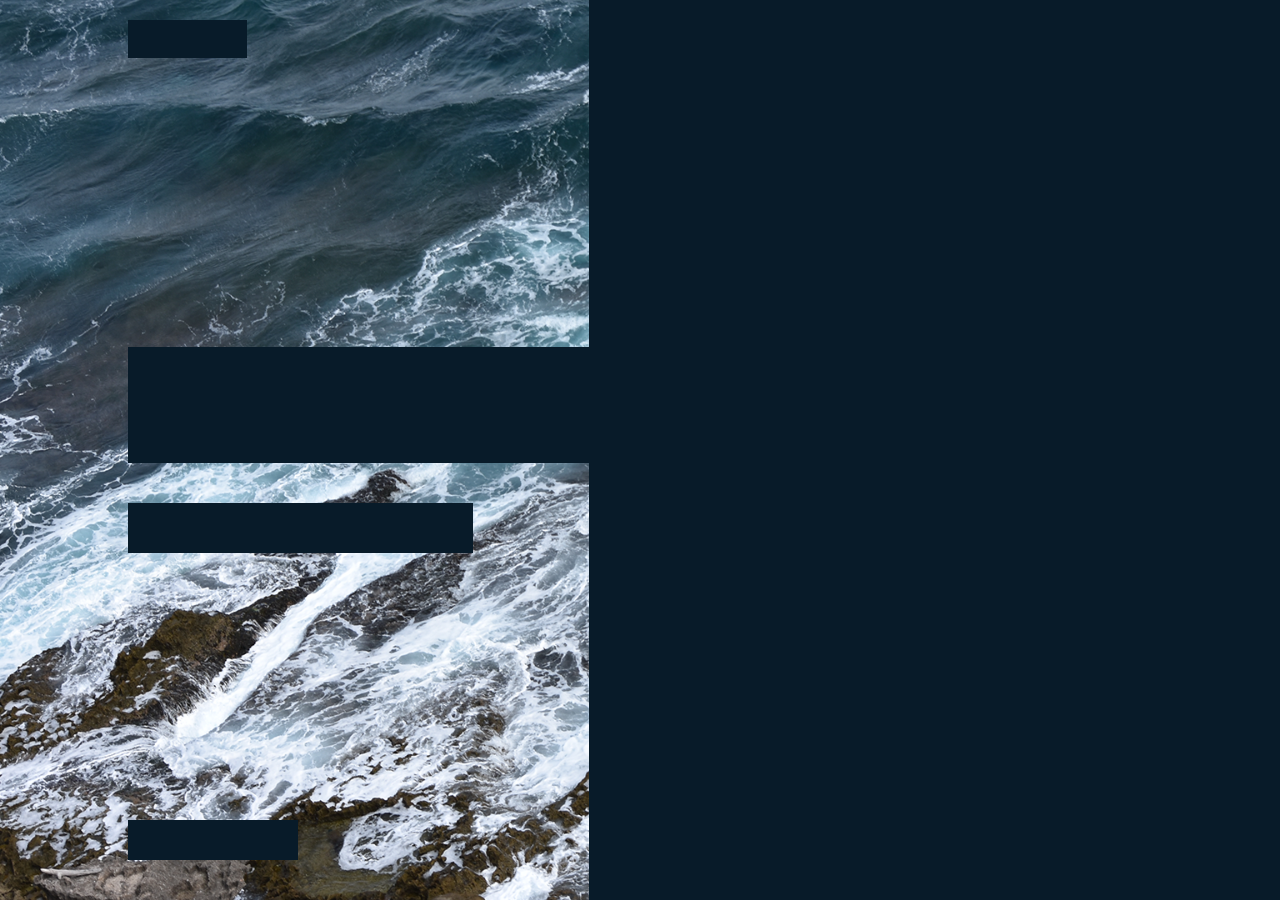
<file: index.html>
<!DOCTYPE html>
<html lang="en">
<head>
    <meta charset="UTF-8">
    <title>Wendi Ke Portfolio Website</title>
    <link rel="stylesheet" href="style.css">
    <link href='https://unpkg.com/boxicons@2.1.4/css/boxicons.min.css' rel='stylesheet'>
</head>
<body>
<!-- content and elements go here -->
    <header class="header">
        <a href="#" class="logo">Wend<font color="#458a9a">i</font> K<font color="#458a9a">e</font></a>

        <nav class="navbar">
            <a href="index.html" class="active">Home</a>
            <a href="about.html">About</a>
            <a href="portfolio.html">Portfolio</a>

        </nav>
    </header>

    <section class="home">
        <div class="home-content">
            <h1>Hi, I'm Wendi</h1>
            <h3>2nd year CS + STAT student @ UBC</h3>
            <p></p>
            <div class="btn-box">
                <a href="#">Hire Me</a>
                <a href="#">Let's Talk</a>
            </div>
        </div>

        <div class="home-sci">
            <a href="https://github.com/wend1k3"><i class='bx bxl-github'></i></a>
            <a href="http://linkedin.com/in/wend1k3"><i class='bx bxl-linkedin'></i></a>
            <a href="mailto:wke1225@student.ubc.ca"><i class='bx bxl-gmail'></i></a>
        </div>

        <span class="home-imgHover"></span>
    </section>
</body>
</html>
</file>
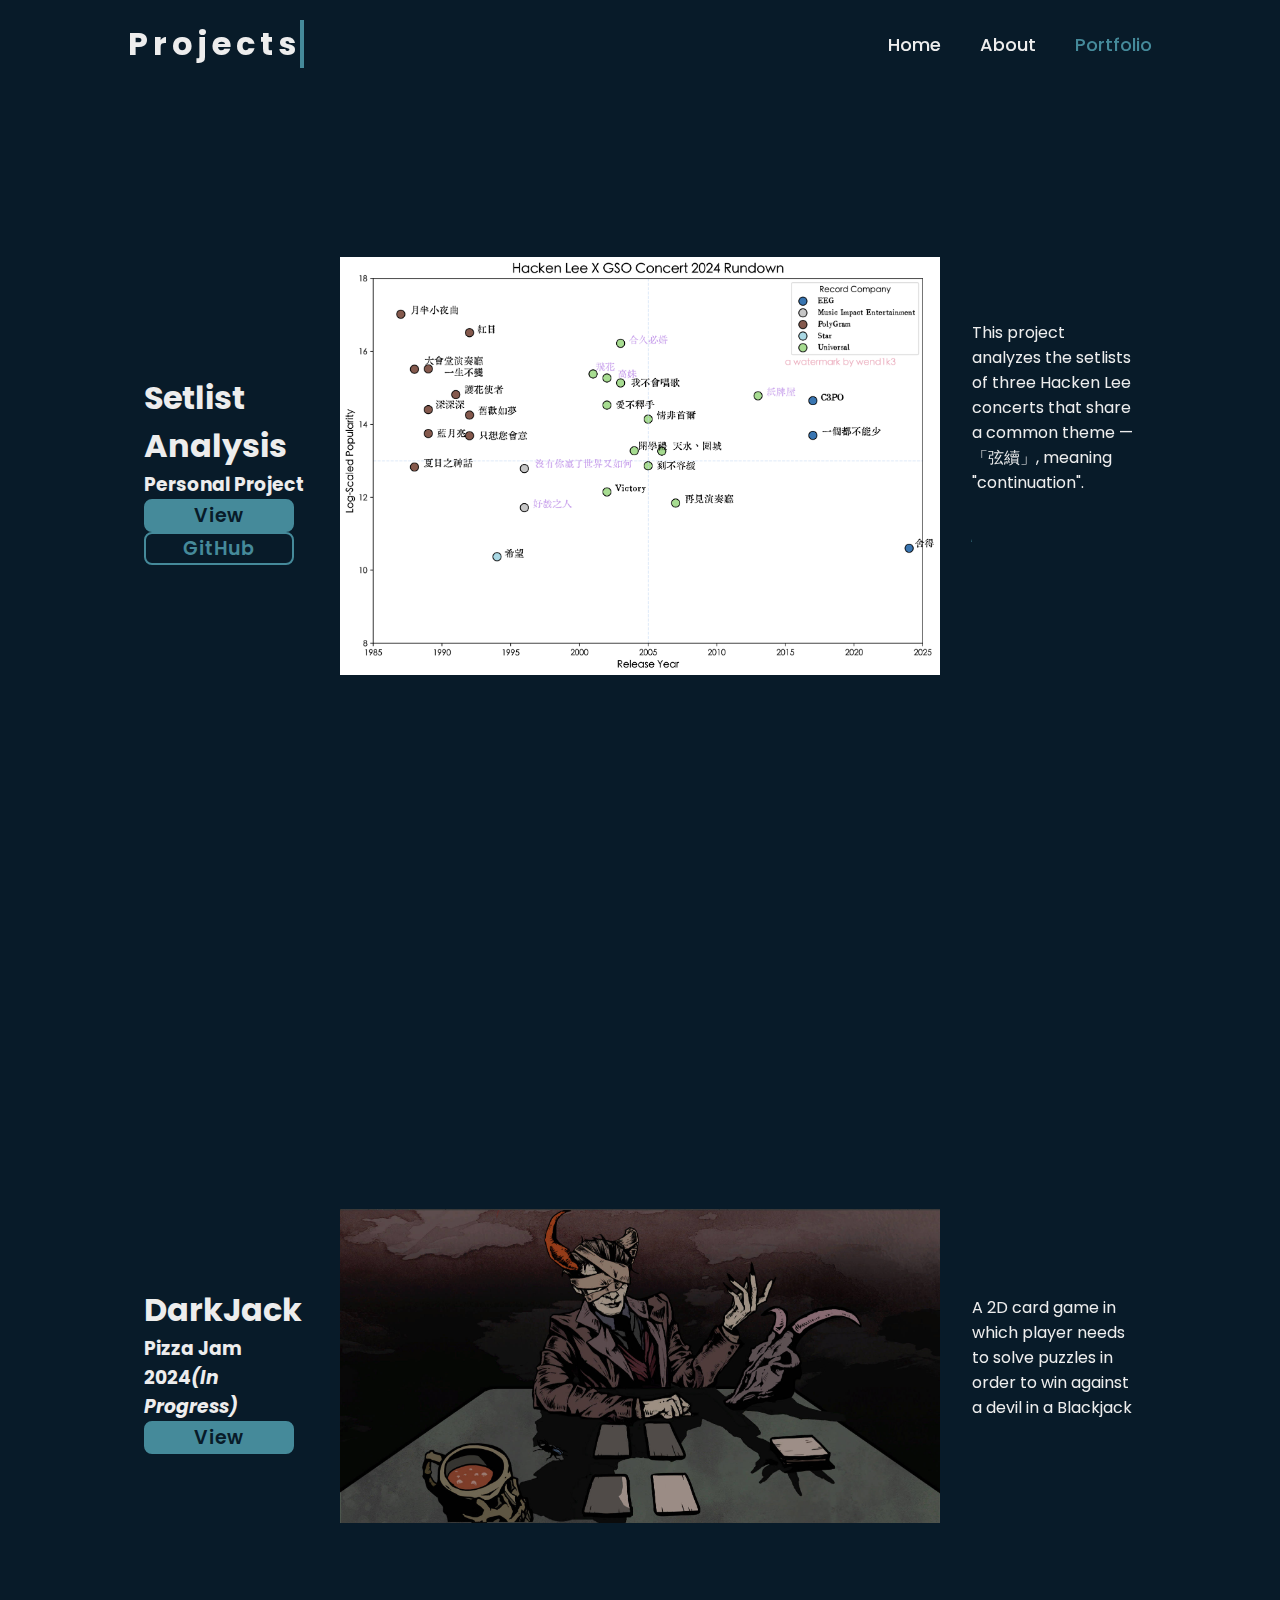
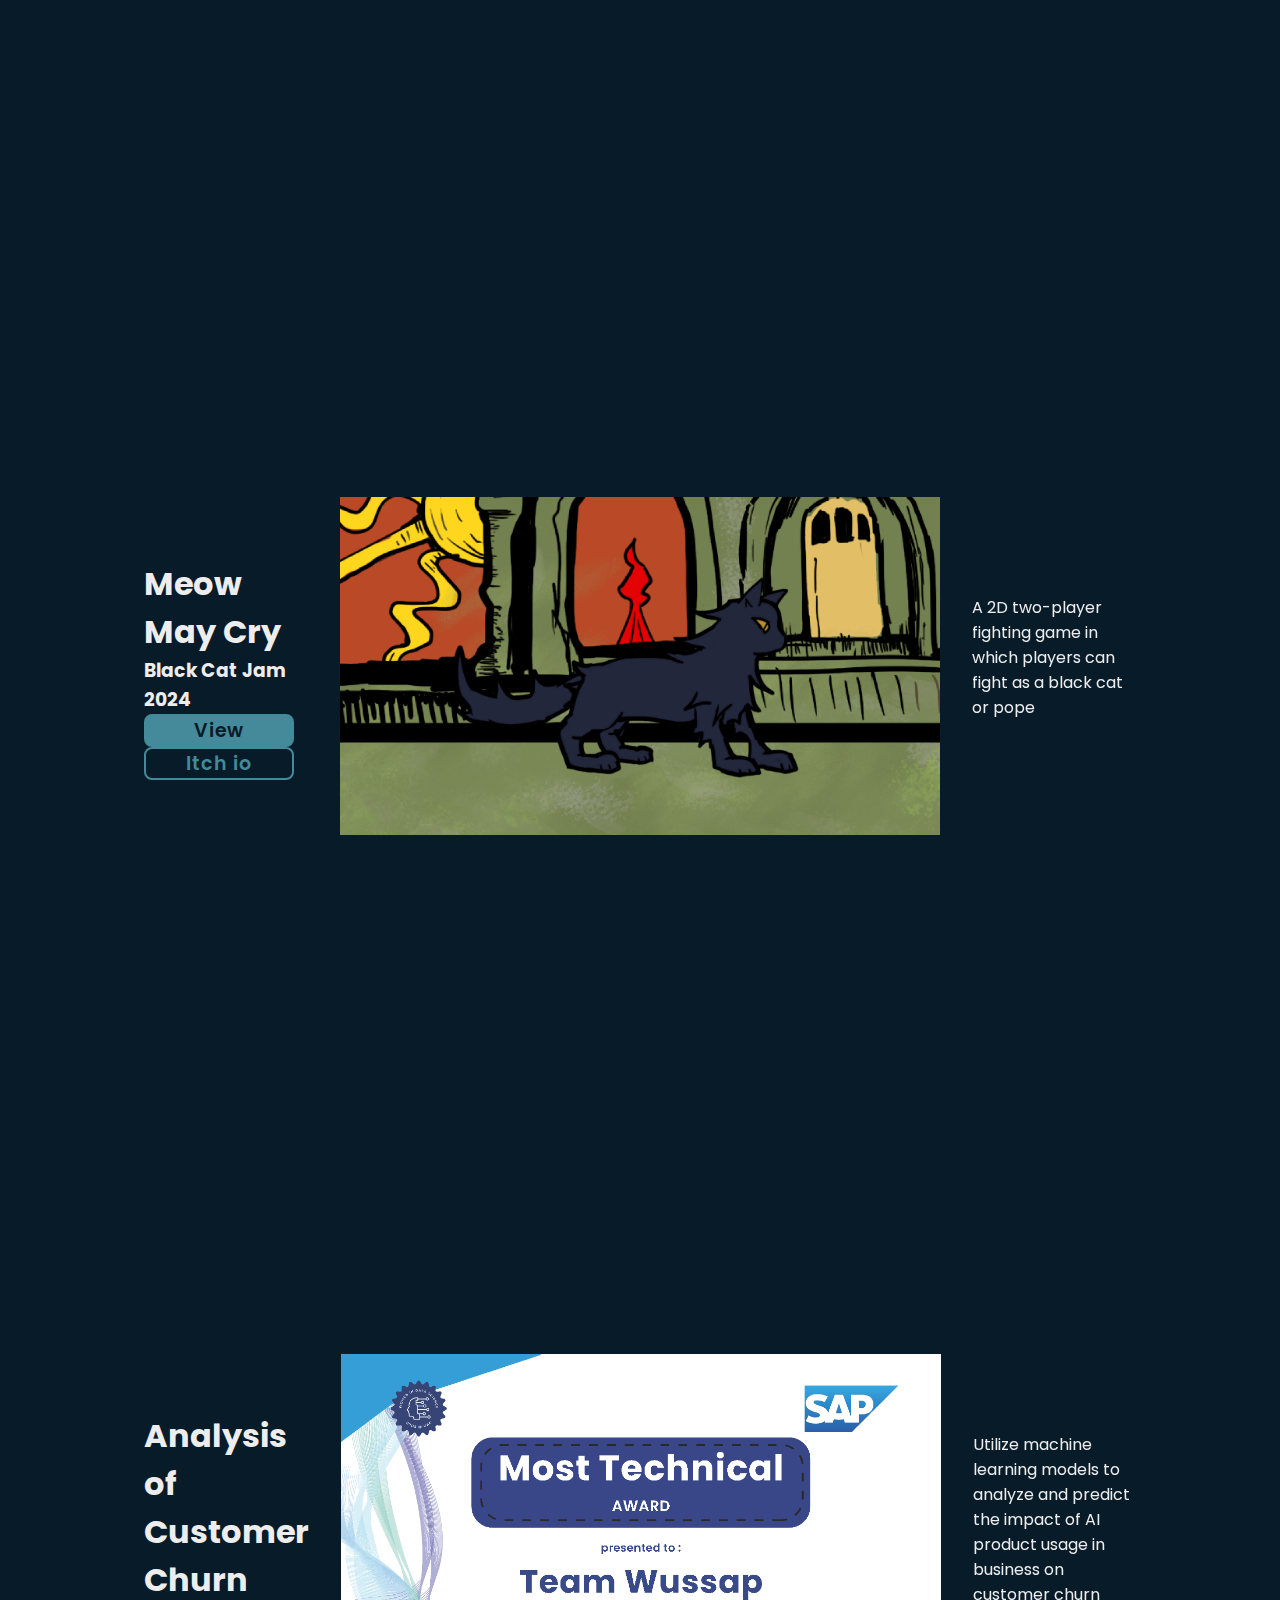
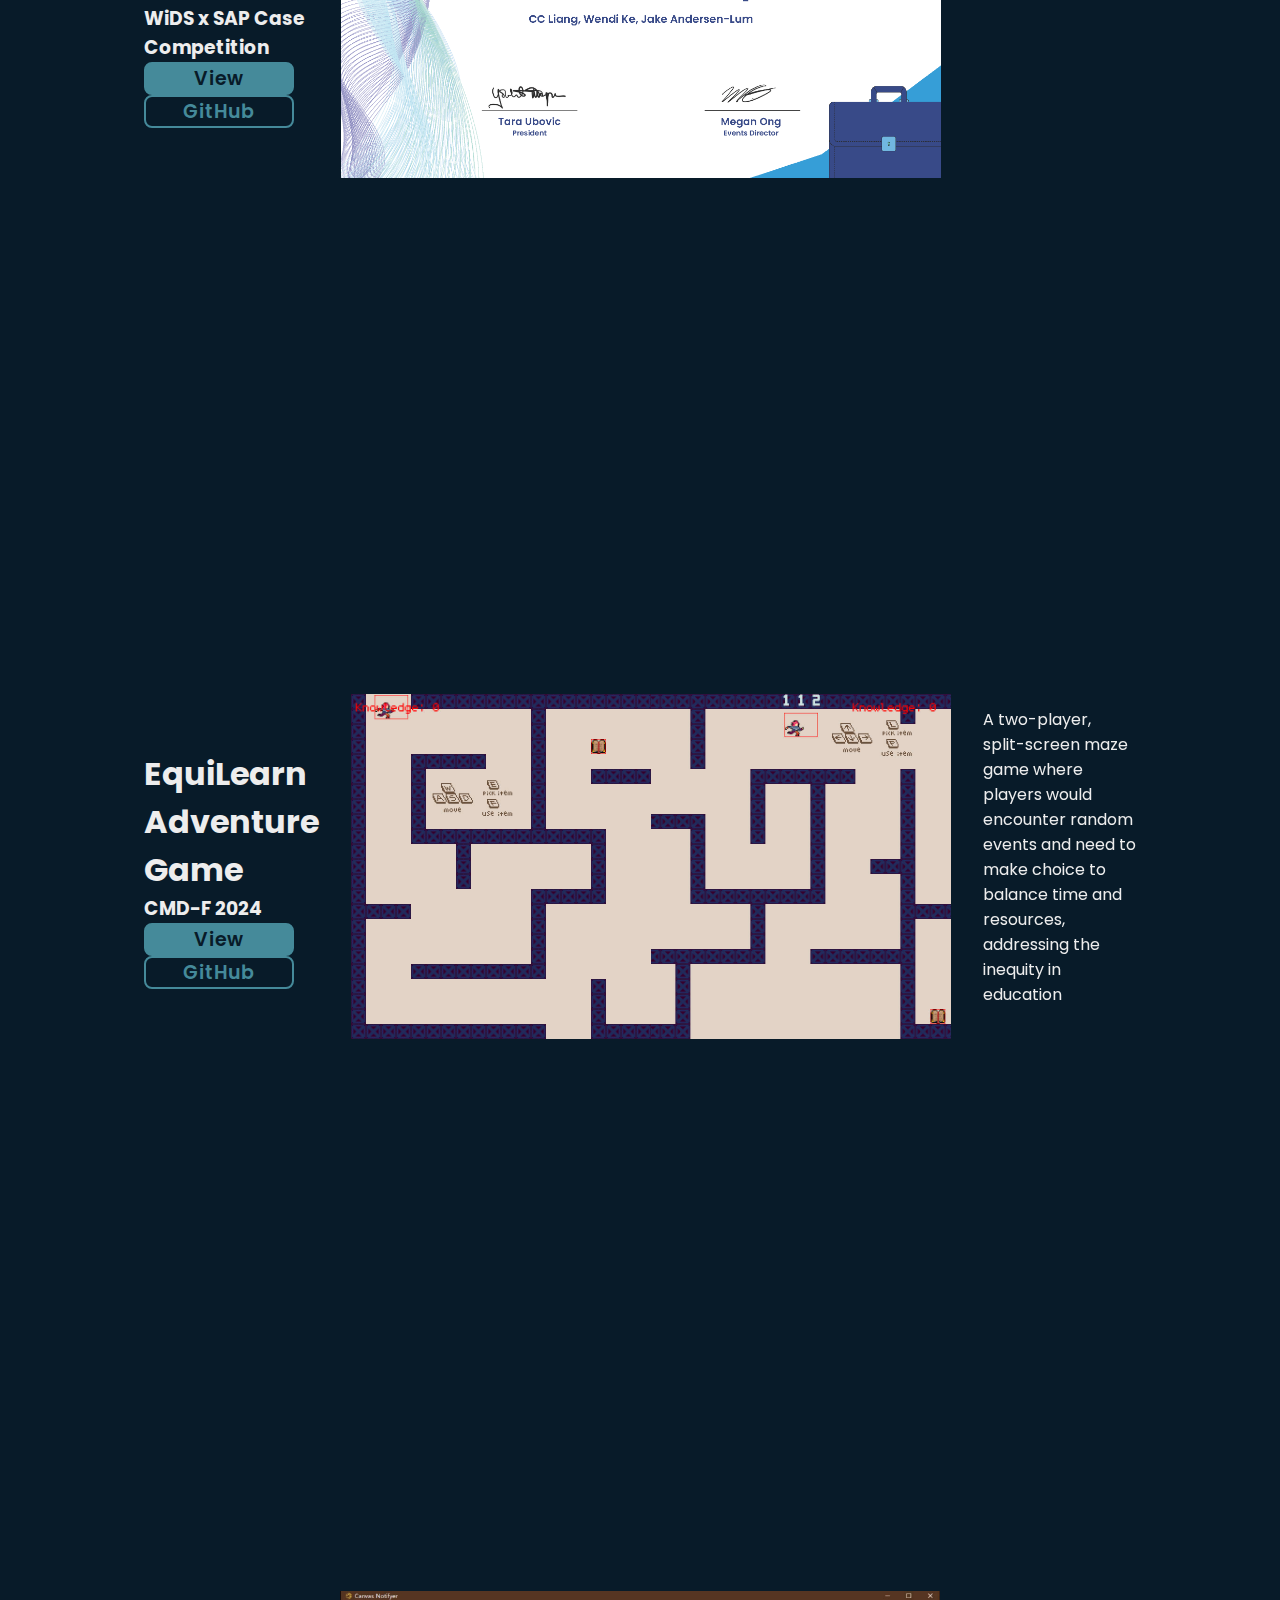
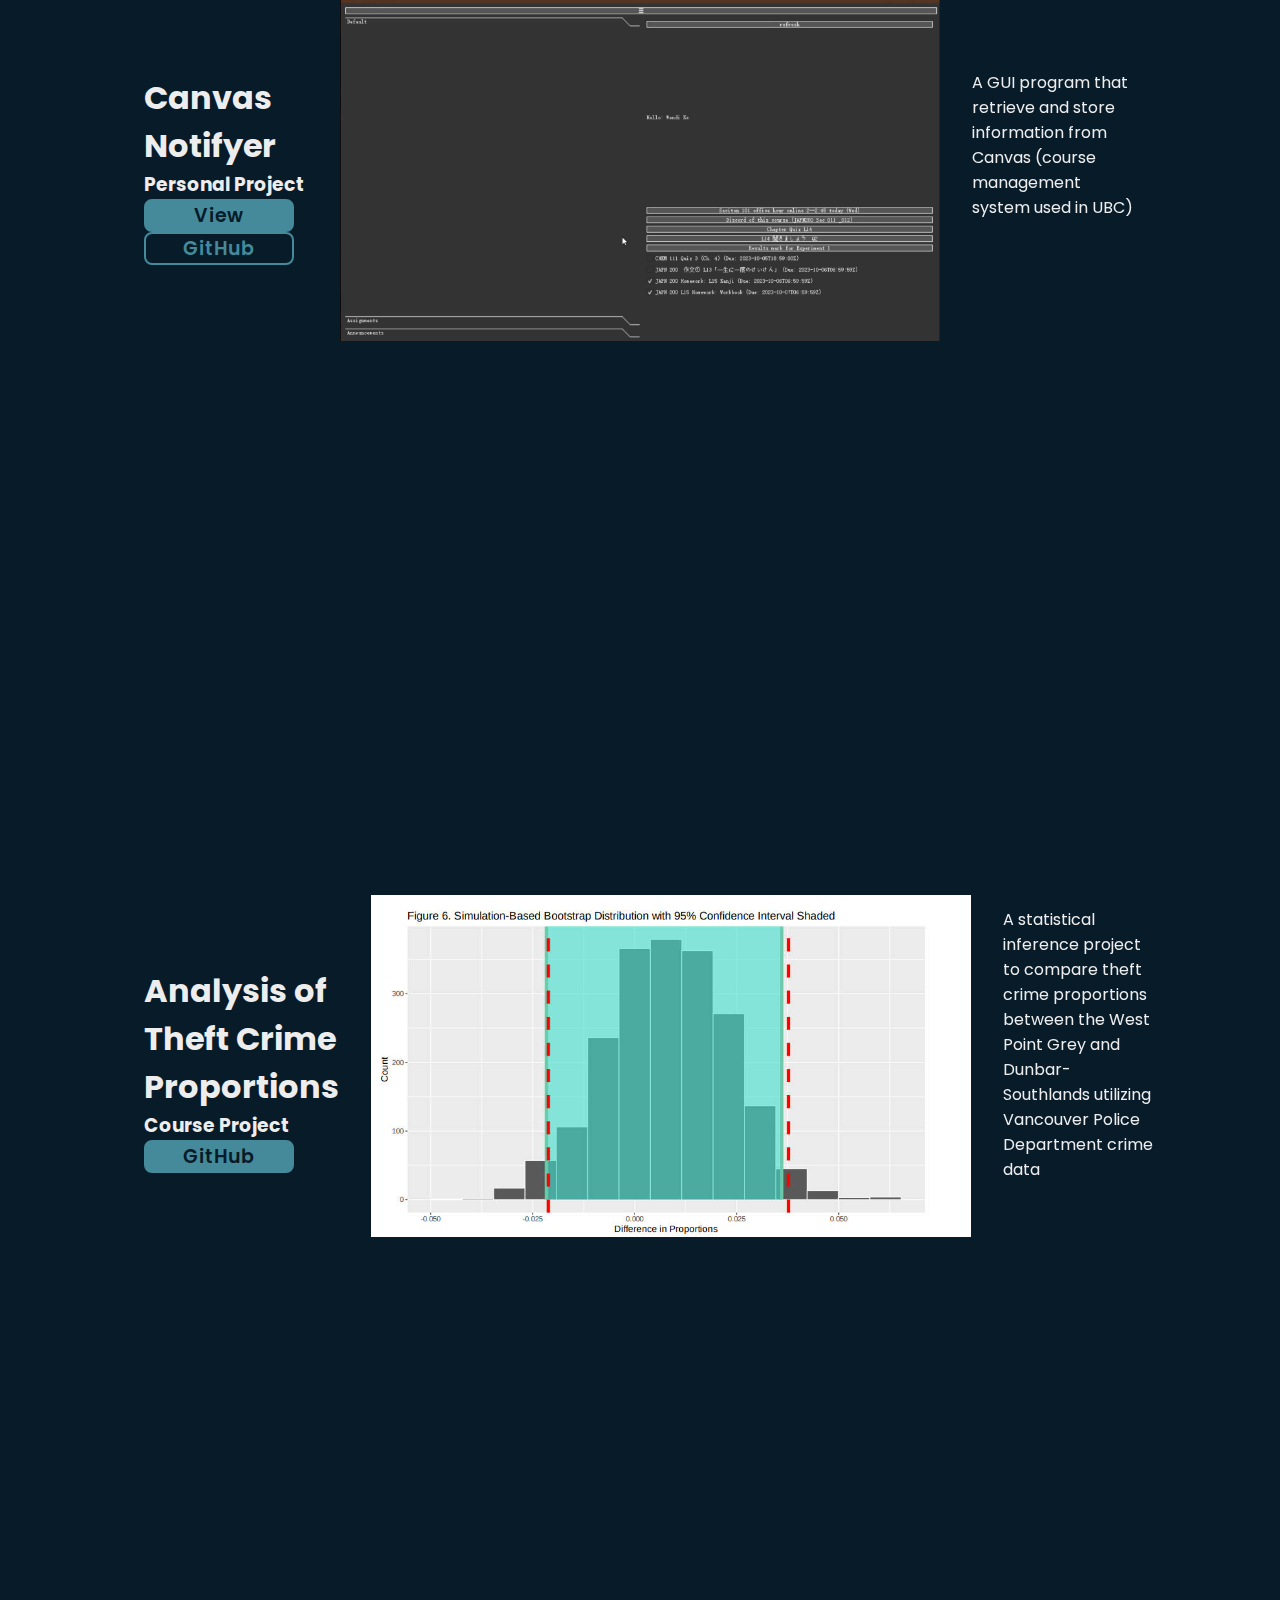
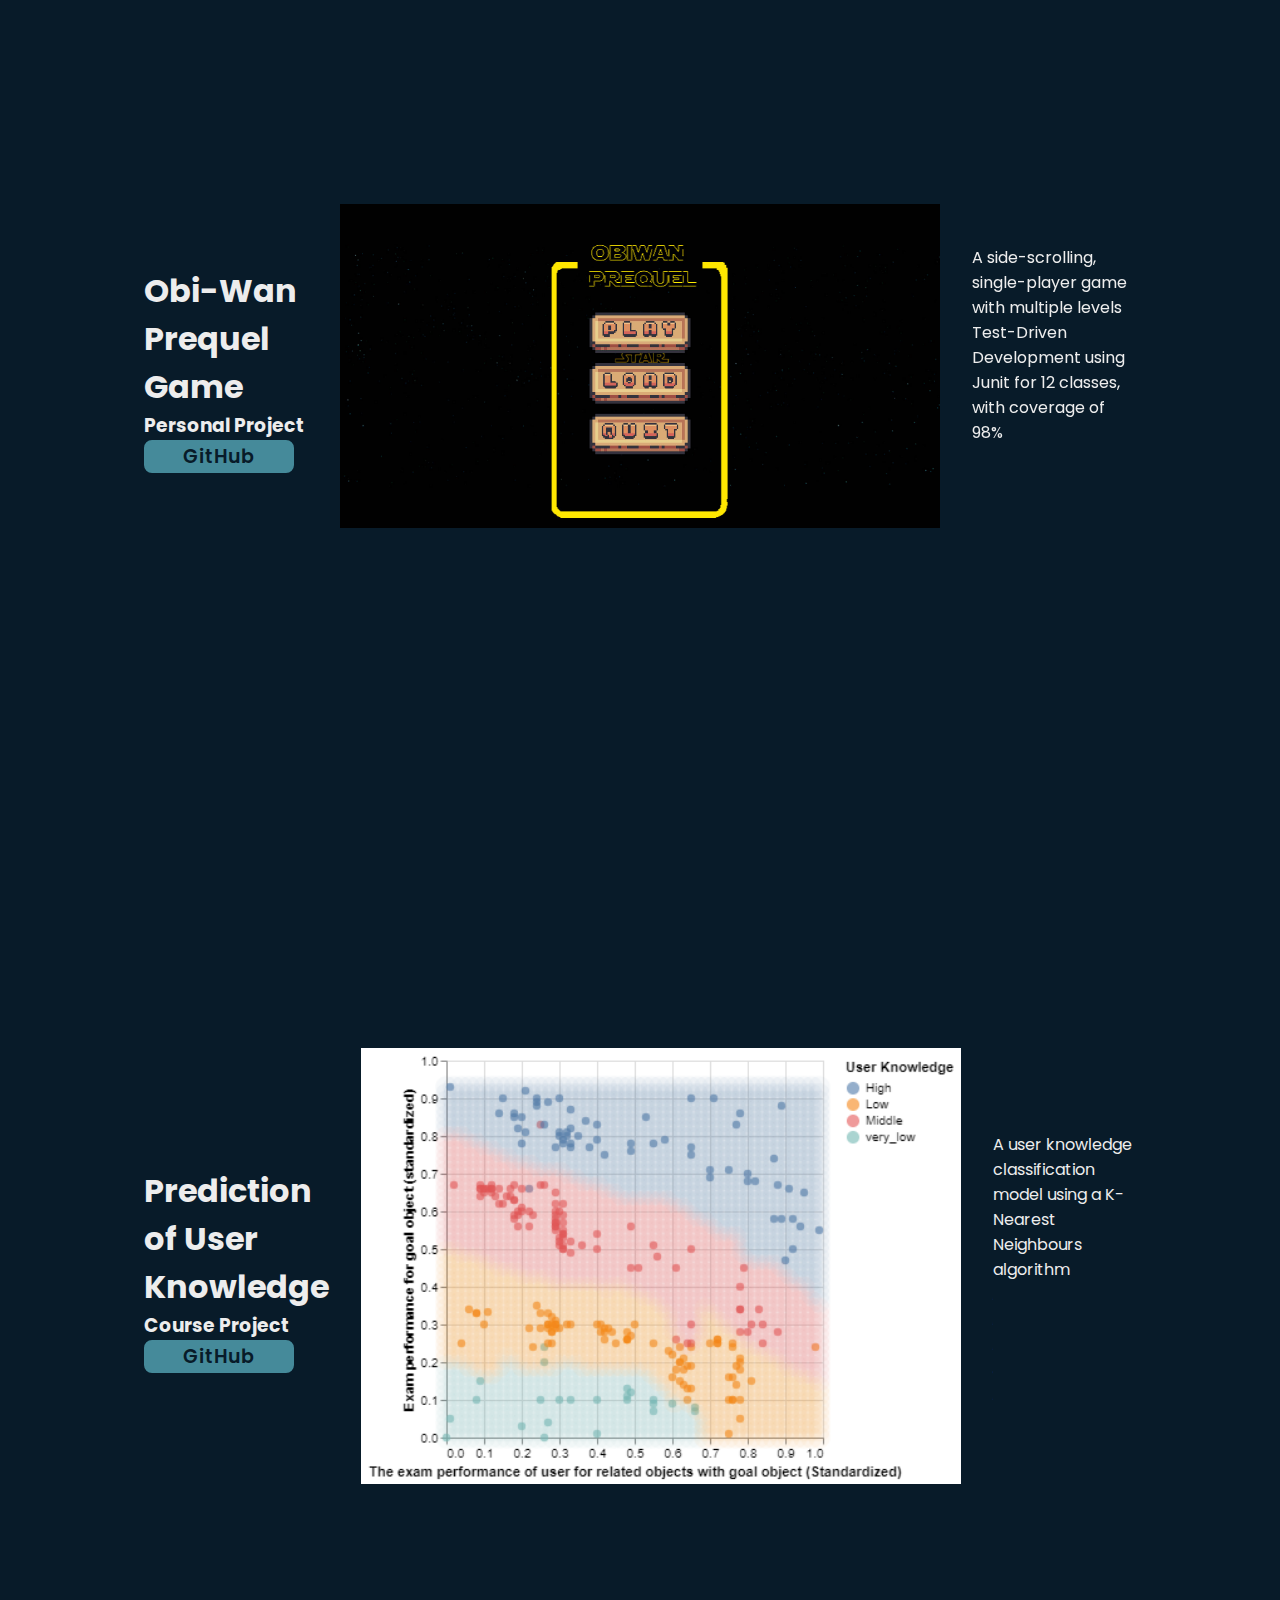
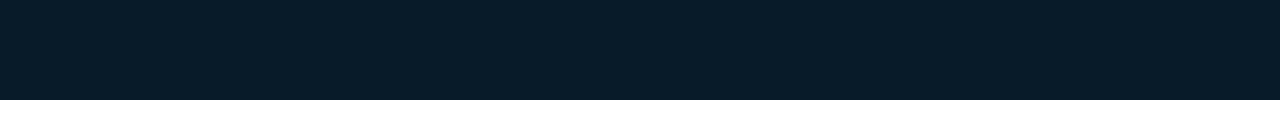
<file: portfolio.html>
<!DOCTYPE html>
<html lang="en">
<head>
    <meta charset="UTF-8">
    <title>Portfolio</title>
    <link rel="stylesheet" href="style.css">
    <link href='https://unpkg.com/boxicons@2.1.4/css/boxicons.min.css' rel='stylesheet'>
    <link href="https://fonts.googleapis.com/css2?family=Sofia&display=swap" rel="stylesheet">
</head>
<body>
    <header class="header">
        <div class="context"><h1>Projects</h1></div>

        <nav class="navbar">
            <a href="index.html" >Home</a>
            <a href="about.html">About</a>
            <a href="portfolio.html" class="active">Portfolio</a>

        </nav>
    </header>
    <section class="project">
        <div class="project-title">
            <h1>Setlist Analysis</h1>
            <h3>Personal Project</h3>
            <div class="btn-box">
                <a href="portfolio/SetlistAnalysis.html">View</a>
                <a href="https://github.com/wend1k3/wend1k3.github.io">GitHub</a>
            </div>
        </div>
        <div class="project-img">
            <img src="data/24GZquadrant.png" alt="">
        </div>
        <div class="project-description">
            <p>
                This project analyzes the setlists of three Hacken Lee concerts that share a common theme — 「弦續」, meaning "continuation". 
            </p>
            <h4><em>
                Python (Spotipy, pandas, NumPy, Matplotlib, requests)
                Jupyter Notebooks
            </em></h4>
        </div>

    </section>
    <section class="project">
        <div class="project-title">
            <h1>DarkJack</h1>
            <h3>Pizza Jam 2024<em>(In Progress)</em></h3>
            <div class="btn-box">
                <a href="portfolio/DarkJack.html">View</a>

            </div>
        </div>
        <div class="project-img">
            <img src="data/darkjack.jpg" alt="">
        </div>
        <div class="project-description">
            <p>A 2D card game in which player needs to solve puzzles in order to win against a devil in a Blackjack</p>
            <h4><em>
                C#, Unity
            </em></h4>
        </div>
    </section>
    <section class="project">
        <div class="project-title">
            <h1>Meow May Cry</h1>
            <h3>Black Cat Jam 2024</h3>
            <div class="btn-box">
                <a href="portfolio/meow.html">View</a>
                <a href="https://sallyc.itch.io/meow-may-cry">Itch io</a>
            </div>
        </div>
        <div class="project-img">
            <img src="data/meow.png" alt="">
        </div>
        <div class="project-description">
            <p>A 2D two-player fighting game in which players can fight as a black cat or pope</p>
            <h4><em>
                C#, Unity
            </em></h4>
        </div>
    </section>


    <section class="project">

        <div class="project-title">
            <h1>Analysis of Customer Churn</h1>
            <h3>WiDS x SAP Case Competition</h3>
            <div class="btn-box">
                <a href="portfolio/AnalysisCustomerChurn.html">View</a>
                <a href="https://github.com/wend1k3/Wussap">GitHub</a>


            </div>








        </div>
        <div class="project-img">
            <img src="data/sap.png" alt="">

        </div>
        <div class="project-description">
            <p>
                Utilize machine learning models to analyze and predict the impact of AI product usage in business on customer churn
            </p>

            <h4><em>
                Python (Pandas, Scikit-learn, Matplotlib)
            </em></h4>

            <h4><em>
                Jupyter Notebooks
            </em></h4>

        </div>
    </section>
    <section class="project">

        <div class="project-title">
            <h1>EquiLearn Adventure Game</h1>
            <h3>CMD-F 2024</h3>
            <div class="btn-box">
                <a href="portfolio/EquiLearn.html">View</a>
                <a href="https://github.com/wend1k3/EquiLearn-Adventure">GitHub</a>
            </div>
        </div>
        <div class="project-img">
            <img src="data/cmdf.jpg" alt="">
        </div>
        <div class="project-description">
            <p>
                A two-player, split-screen maze game where players would encounter random events and need to make choice to balance time and resources, addressing the inequity in education
            </p>
            <h4><em>
                Python (Pygame)
            </em></h4>
        </div>
    </section>
    <section class="project">

        <div class="project-title">
            <h1>Canvas Notifyer</h1>
            <h3>Personal Project</h3>
            <div class="btn-box">
                <a href="portfolio/CanvasTool.html">View</a>
                <a href="https://github.com/wend1k3/CanvasNotifyer">GitHub</a>
            </div>
        </div>
        <div class="project-img">
            <img src="data/canvas.jpg" alt="">
        </div>
        <div class="project-description">
            <p>
                A GUI program that retrieve and store information from Canvas (course management system used in UBC)
            </p>
            <h4><em>
                Python (PyQt), SQLite, Canvas API
            </em></h4>
        </div>
    </section>

    <section class="project">

        <div class="project-title">
            <h1>Analysis of Theft Crime Proportions</h1>
            <h3>Course Project</h3>
            <div class="btn-box">

                <a href="https://github.com/wend1k3/STAT201_34">GitHub</a>
            </div>
        </div>
        <div class="project-img">
            <img src="data/crime.jpg" alt="">
        </div>
        <div class="project-description">
            <p>
                A statistical inference project to compare theft crime proportions between the West Point Grey and Dunbar-Southlands utilizing Vancouver Police Department crime data
            </p>
            <h4><em>
                R, JupyterNotebooks
            </em></h4>
        </div>
    </section>
    <section class="project">

        <div class="project-title">
            <h1>Obi-Wan Prequel Game</h1>
            <h3>Personal Project</h3>
            <div class="btn-box">
           
                <a href="https://github.com/wend1k3/ObiPrequel">GitHub</a>
            </div>
        </div>
        <div class="project-img">
            <img src="data/obwj.jpg" alt="">
        </div>
        <div class="project-description">
            <p>
                A side-scrolling, single-player game with multiple levels
            </p>
            <p>
                Test-Driven Development using Junit for 12 classes, with coverage of 98%
            </p>
            <h4><em>
                Java, JUnit, Java Swing
            </em></h4>
        </div>
    </section>
    <section class="project">

        <div class="project-title">
            <h1>Prediction of User Knowledge</h1>
            <h3>Course Project</h3>
            <div class="btn-box">
  
                <a href="https://github.com/kacywang11/group16_project">GitHub</a>
            </div>
        </div>
        <div class="project-img">
            <img src="data/predict.png" alt="">
        </div>
        <div class="project-description">
            <p>A user knowledge classification model using a K-Nearest Neighbours algorithm</p>
            <h4><em>
                Python (Pandas, Numpy, Scikit-learn)
            </em></h4>
            <h4><em>
                Jupyter Notebooks
            </em></h4>
        </div>
    </section>


</body>
</html>
</file>
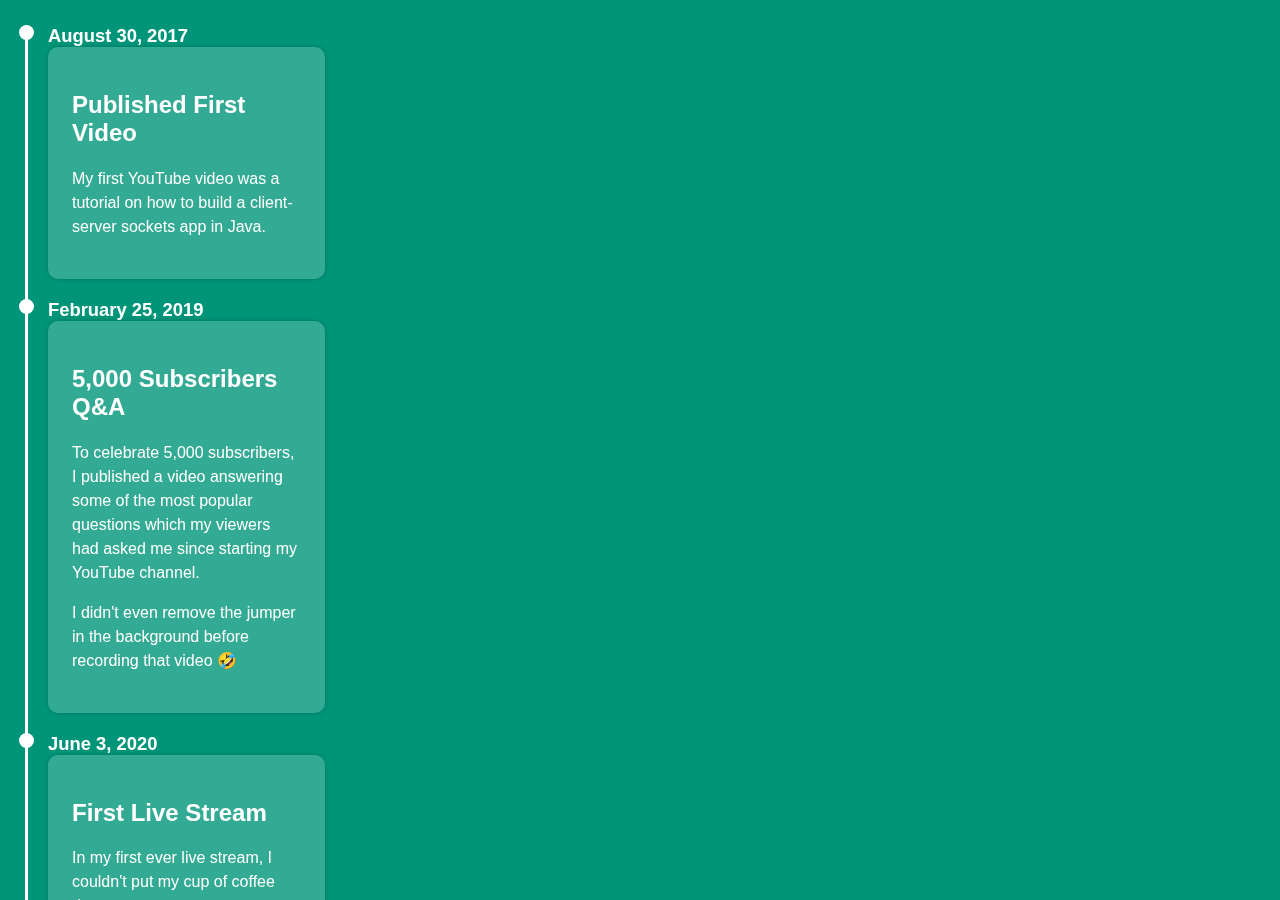
<file: tst.html>
<!DOCTYPE html>
<html lang="en">
<head>
    <meta charset="UTF-8">
    <title>Vertical Timeline</title>
    <link rel="stylesheet" href="tst.css">
</head>
<body>
<div class="timeline">
    <div class="timeline__middle">
        <div class="timeline__point"></div>
    </div>
    <div class="timeline__component">
        <div class="timeline__date">August 30, 2017</div>
        <div class="timeline__component--bg">
            <h2 class="timeline__title">Published First Video</h2>
            <p class="timeline__paragraph">
                My first YouTube video was a tutorial on how to build a client-server sockets app in Java.
            </p>
        </div>
    </div>

    <div class="timeline__middle">
        <div class="timeline__point"></div>
    </div>
    <div class="timeline__component">
        <div class="timeline__date">February 25, 2019</div>
        <div class="timeline__component--bg">
            <h2 class="timeline__title">5,000 Subscribers Q&A</h2>
            <p class="timeline__paragraph">
                To celebrate 5,000 subscribers, I published a video answering some of the most popular questions which
                my viewers had asked me since starting my YouTube channel.
            </p>
            <p class="timeline__paragraph">
                I didn't even remove the jumper in the background before recording that video 🤣
            </p>
        </div>
    </div>

    <div class="timeline__middle">
        <div class="timeline__point"></div>
    </div>
    <div class="timeline__component">
        <div class="timeline__date">June 3, 2020</div>
        <div class="timeline__component--bg">
            <h2 class="timeline__title">First Live Stream</h2>
            <p class="timeline__paragraph">
                In my first ever live stream, I couldn't put my cup of coffee down.
            </p>
        </div>
    </div>

    <div class="timeline__middle">
        <div class="timeline__point"></div>
    </div>
    <div class="timeline__component">
        <div class="timeline__date">June 28, 2021</div>
        <div class="timeline__component--bg">
            <h2 class="timeline__title">Vertical Timeline</h2>
            <p class="timeline__paragraph">
                Published this video.
            </p>
            <p class="timeline__paragraph">
                Link to code in description 🔽
            </p>
        </div>
    </div>

    <div class="timeline__middle">
        <div class="timeline__point"></div>
        <div class="timeline__point timeline__point--bottom"></div>
    </div>
</div>
</body>
</html>
</file>
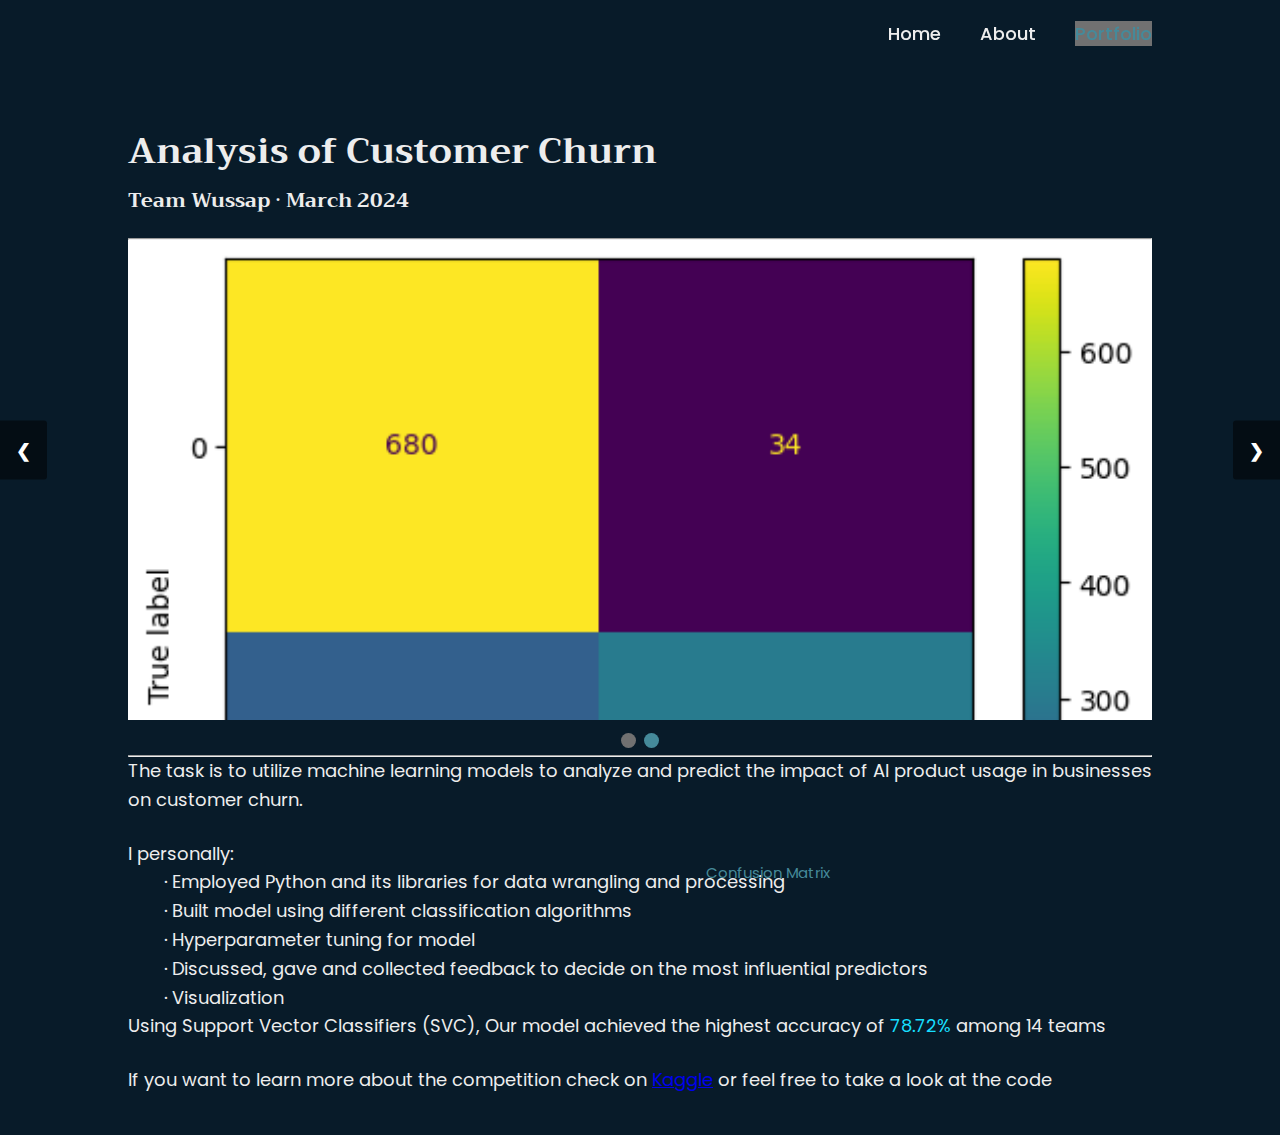
<file: portfolio/AnalysisCustomerChurn.html>
<!DOCTYPE html>
<html lang="en">
<head>
    <meta charset="UTF-8">
    <title>Analysis Customer Churn</title>
    <link rel="stylesheet" href="portfoliocss.css">
    <link rel="stylesheet" href="https://fonts.googleapis.com/css?family=Trirong">
    <link rel="stylesheet" href="https://fonts.googleapis.com/css?family=Poppins">
</head>
<body>
<header class="header">
    <nav class="navbar">
        <a href="../index.html">Home</a>
        <a href="../about.html">About</a>
        <a href="../portfolio.html" class="active">Portfolio</a>
    </nav>
</header>
<section class="project-description">
    <h1>Analysis of Customer Churn</h1>
    <h4>Team Wussap · March 2024</h4>
    <hr>
    <div class="slideshow-container">
        <div class="slide fade">
            <img src="../data/sap/confusion_matrix.png" style="width:100%">
            <div class="text">Confusion Matrix</div>
        </div>
        <div class="slide fade">
            <img src="../data/sap/roc.png" style="width:100%">
            <div class="text">ROC Curve</div>
        </div>
        <a class="prev" onclick="plusSlides(-1)">&#10094;</a>
        <a class="next" onclick="plusSlides(1)">&#10095;</a>
    </div>
    <div class="dot-container">
        <span class="dot" onclick="currentSlide(1)"></span>
        <span class="dot" onclick="currentSlide(2)"></span>
    </div>
    <hr>
    <div class="description">
        <p>The task is  to utilize machine learning models to analyze and predict the impact of AI product usage in businesses on customer churn.</p>
        <br>
        <p>I personally:</p>
        <p class="tab-text">· Employed Python and its libraries for data wrangling and processing</p>
        <p class="tab-text">· Built model using different classification algorithms</p>
        <p class="tab-text">· Hyperparameter tuning for model</p>
        <p class="tab-text">· Discussed, gave and collected feedback to decide on the most influential predictors</p>
        <p class="tab-text">· Visualization
        <br>
        <p>Using Support Vector Classifiers (SVC), Our model achieved the highest accuracy of <font color="#17dfff">78.72%</font> among 14 teams </p>
        <br>
        <p>If you want to learn more about the competition check on <a href="https://www.kaggle.com/competitions/effect-of-ai-on-customer-churn/overview">Kaggle</a> or feel free to take a look at the code</p>
    </div>


</section>

<script src="image.js"></script>
</body>
</html>
</file>
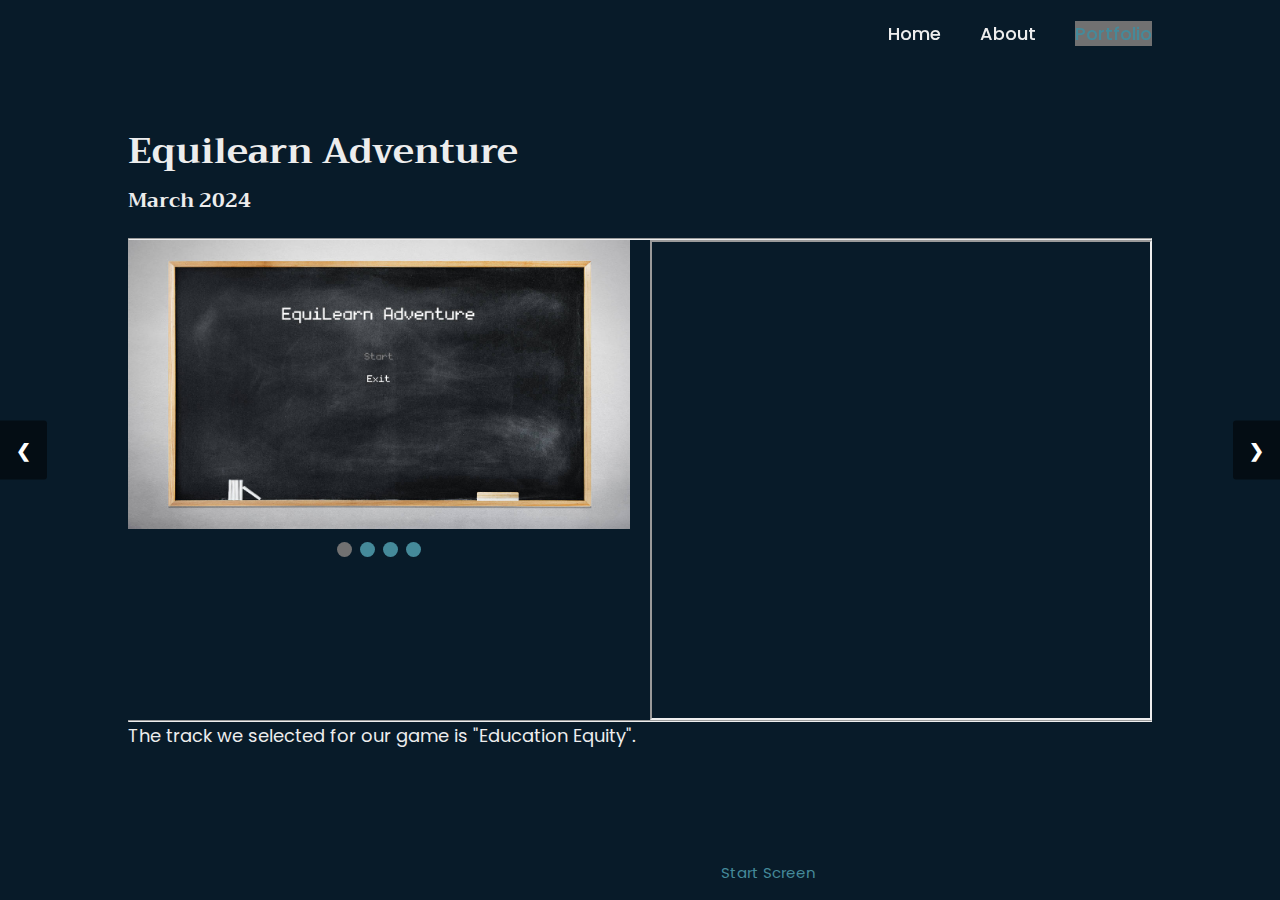
<file: portfolio/EquiLearn.html>
<!DOCTYPE html>
<html lang="en">
<head>
    <meta charset="UTF-8">
    <title>Analysis Customer Churn</title>
    <link rel="stylesheet" href="portfoliocss.css">
    <link rel="stylesheet" href="https://fonts.googleapis.com/css?family=Trirong">
    <link rel="stylesheet" href="https://fonts.googleapis.com/css?family=Poppins">
</head>
<body>
<header class="header">
    <nav class="navbar">
        <a href="../index.html">Home</a>
        <a href="../about.html">About</a>
        <a href="../portfolio.html" class="active">Portfolio</a>
    </nav>
</header>
<section class="project-description">
    <h1>Equilearn Adventure</h1>
    <h4>March 2024</h4>
    <hr>
    <div class="media">
        <div class="slideshow-container">
            <div class="slide fade">
                <img src="../data/cmdf/start.jpg" alt="Start Screen">
                <div class="text">Start Screen</div>
            </div>
            <div class="slide fade">
                <img src="../data/cmdf/select.jpg" alt="Select screen">
                <div class="text">Select screen</div>
            </div>
            <div class="slide fade">
                <img src="../data/cmdf/play1.jpg" alt="Play screen">
                <div class="text">Play screen</div>
            </div>
            <div class="slide fade">
                <img src="../data/cmdf/end.jpg" alt="End screen">
                <div class="text">End screen</div>
            </div>
            <a class="prev" onclick="plusSlides(-1)">&#10094;</a>
            <a class="next" onclick="plusSlides(1)">&#10095;</a>
            <div class="dot-container">
                <span class="dot" onclick="currentSlide(1)"></span>
                <span class="dot" onclick="currentSlide(2)"></span>
                <span class="dot" onclick="currentSlide(3)"></span>
                <span class="dot" onclick="currentSlide(4)"></span>
            </div>
        </div>
        <div class="video-container">
            <iframe src="https://drive.google.com/file/d/1rQmgf6_eeeDtUMukgg4NRaGWI-JdYn8H/preview" allow="autoplay" allowfullscreen></iframe>
        </div>
    </div>
    <hr>
    <div class="description">
        <p>The track we selected for our game is "Education Equity".</p>
    </div>
</section>
<script src="image.js"></script>
</body>
</html>
</file>
<file: style.css>
@import url('https://fonts.googleapis.com/css2?family=Poppins:wght@300;400;500;600;700;800;900&display=swap');

* {
    margin: 0;
    padding: 0;
    box-sizing: border-box;
    font-family: 'Poppins', sans-serif;
}

*::selection {
    background: #458a9a;
    color: #081b29;
}

body {
    color: #ededed;
}

.header {
    position: fixed;
    top: 0;
    left: 0;
    width: 100%;
    padding: 20px 10%;
    background: transparent;
    display: flex;
    justify-content: space-between;
    align-items: center;
    z-index: 100;
}

.logo {
    position: relative;
    font-size: 25px;
    color: #ededed;
    text-decoration: none;
    font-weight: 600;
}

.logo::before {
    content: '';
    position: absolute;
    top: 0;
    right: 0;
    width: 100%;
    height: 100%;
    background: #081b29;
    animation: showRight 1s ease forwards;
    animation-delay: .4s;
}

.navbar a {
    font-size: 18px;
    color: #ededed;
    text-decoration: none;
    font-weight: 500;
    margin-left: 35px;
    transition: .3s;
}

.navbar a:hover,
.navbar a.active {
    color: #458a9a;
}

.home {
    height: 100vh;
    background-image: url("data/home.png");
    background-size: cover;
    background-position: center;
    display: flex;
    align-items: center;
    padding: 0 10%;
}

.home-content {
    max-width: 600px;
    z-index: 101;
}

.home-content h1 {
    position: relative;
    font-size: 56px;
    font-weight: 700;
    line-height: 1.2;
}

.home-content h1::before {
    content: '';
    position: absolute;
    top: 0;
    right: 0;
    width: 100%;
    height: 100%;
    background: #081b29;
    animation: showRight 1s ease forwards;
    animation-delay: 1s;
}

.home-content h3 {
    position: relative;
    font-size: 32px;
    font-weight: 700;
    color: #081b29;
    background:#458a9a;
}

.home-content h3::before {
    content: '';
    position: absolute;
    top: 0;
    right: 0;
    width: 100%;
    height: 100%;
    background: #081b29;
    animation: showRight 1s ease forwards;
    animation-delay: 1.3s;
}

.home-content p {
    position: relative;
    font-size: 16px;
    margin: 20px 0 40px;
}

.home-content p::before {
    content: '';
    position: absolute;
    top: 0;
    right: 0;
    width: 100%;
    height: 100%;
    background: #081b29;
    animation: showRight 1s ease forwards;
    animation-delay: 1.6s;
}

.home-content .btn-box {
    position: relative;
    display: flex;
    justify-content: space-between;
    width: 345px;
    height: 50px;
}

.home-content .btn-box::before {
    content: '';
    position: absolute;
    top: 0;
    right: 0;
    width: 100%;
    height: 100%;
    background: #081b29;
    animation: showRight 1s ease forwards;
    animation-delay: 1.9s;
    z-index: 2;
}
.project {
    height: 100vh;
    background-size:cover;
    background-position: center;
    display: grid;
    background-color: #081b29;
    align-items:center ;
    padding: 0 10%;
    grid-auto-rows: 1fr;
    grid-template-columns: 1fr 1fr 1fr;
}
.project >* {
    padding: 1rem;
}



.obw-img img{
    width: 1000px;
    height: 1000px;
    object-fit: contain;
}

.project-img img{
    width: 600px;
    height: 100vh;
    object-fit: contain;
}


.project-description{
    max-width: 500px;
    z-index: 101;

}
.project-description h4 {
    position: relative;
    font-size: 16px;
    font-weight: 700;
    color: #458a9a;

}

.project-description h4::before {
    content: '';
    position: absolute;
    top: 0;
    right: 0;
    width: 100%;
    height: 100%;
    background: #081b29;
    animation: showRight 1s ease forwards;
    animation-delay: 1s;
}

.project-github a {
    position: relative;
    display: inline-flex;
    justify-content: center;
    align-items: center;
    width: 40px;
    height: 40px;
    background: transparent;
    border: 2px solid #458a9a;
    border-radius: 50%;
    font-size: 20px;
    color: #458a9a;
    text-decoration: none;
    z-index: 1;
    overflow: hidden;
    transition: .5s;
}

.project-github a:hover {
    color: #081b29;
}

.project-github a::before {
    content: '';
    position: absolute;
    top: 0;
    left: 0;
    width: 0;
    height: 100%;
    background: #458a9a;
    z-index: -1;
    transition: .5s;
}

.project-github a:hover::before {
    width: 100%;
}

.context h1 {
    overflow: hidden; /* Ensures the content is not revealed until the animation */
    border-right: .15em solid #458a9a ; /* The typwriter cursor */
    white-space: nowrap; /* Keeps the content on a single line */
    margin: 0 auto; /* Gives that scrolling effect as the typing happens */
    letter-spacing: .15em; /* Adjust as needed */
    animation:
            typing 1.5s steps(40, end),
            blink-caret 1.00s step-end infinite;
}

/* The typing effect */
@keyframes typing {
    from { width: 0 }
    to { width: 100% }
}

/* The typewriter cursor effect */
@keyframes blink-caret {
    from, to { border-color: transparent }
    50% { border-color: #458a9a; }
}
.btn-box a {
    position: relative;
    display: inline-flex;
    justify-content: center;
    align-items: center;
    width: 150px;
    height: 100%;
    background: #458a9a;
    border: 2px solid #458a9a;
    border-radius: 8px;
    font-size: 19px;
    color: #081b29;
    text-decoration: none;
    font-weight: 600;
    letter-spacing: 1px;
    z-index: 1;
    overflow: hidden;
    transition: .5s;
}

.btn-box a:hover {
    color: #458a9a;
}

.btn-box a:nth-child(2) {
    background: transparent;
    color: #458a9a;
}

.btn-box a:nth-child(2):hover {
    color: #081b29;
}

.btn-box a:nth-child(2)::before {
    background: #458a9a;
}

.btn-box a::before {
    content: '';
    position: absolute;
    top: 0;
    left: 0;
    width: 0;
    height: 100%;
    background: #081b29;
    z-index: -1;
    transition: .5s;
}

.btn-box a:hover::before {
    width: 100%;
}

.home-sci {
    position: absolute;
    bottom: 40px;
    width: 170px;
    display: flex;
    justify-content: space-between;
}

.home-sci::before {
    content: '';
    position: absolute;
    top: 0;
    right: 0;
    width: 100%;
    height: 100%;
    background: #081b29;
    animation: showRight 1s ease forwards;
    animation-delay: 2.5s;
    z-index: 2;
}

.home-sci a {
    position: relative;
    display: inline-flex;
    justify-content: center;
    align-items: center;
    width: 40px;
    height: 40px;
    background: #458a9a;
    border: 2px solid #ededed;
    border-radius: 50%;
    font-size: 20px;
    color: #ededed;
    text-decoration: none;
    z-index: 1;
    overflow: hidden;
    transition: .5s;
}

.home-sci a:hover {
    color: #081b29;
}

.home-sci a::before {
    content: '';
    position: absolute;
    top: 0;
    left: 0;
    width: 0;
    height: 100%;
    background: #ededed;
    z-index: -1;
    transition: .5s;
}

.home-sci a:hover::before {
    width: 100%;
}

.home-imgHover {
    position: absolute;
    top: 0;
    right: 0;
    width: 40%;
    height: 100%;
    background: transparent;
    transition: 3s;
    animation: manipActiveHover .1s forwards;
    animation-delay: 4s;
    pointer-events: none;
}

.home-imgHover:hover {
    background: #081b29;
    color: #ededed;
    opacity: .8;
}

.home-imgHover::after {
    content: '';
    position: absolute;
    top: 0;
    right: 0;
    width: 135%;
    height: 100%;
    background: #081b29;
    animation: showRight 1s ease forwards;
    animation-delay: 3s;
    z-index: 100;
}


/* KEYFRAMES ANIMATION */
@keyframes showRight {
    100% {
        width: 0;
    }
}

@keyframes manipActiveHover {
    100% {
        pointer-events: auto;
    }
}
</file>
<file: tst.css>
body {
    background: #009578;
}

.timeline {
    margin: 0;
    max-width: 300px; /* Adjust the width to fit the left side */
    padding: 25px;
    display: grid;
    grid-template-columns: 3px 1fr; /* Timeline line first, then content */
    font-family: "Fira Sans", sans-serif;
    color: #ffffff;
    position: fixed; /* Keep the timeline fixed on the left side */
    top: 0;
    left: 0;
    height: 100%;
    overflow-y: auto; /* Scroll if content exceeds the viewport */
}

.timeline__component {
    margin: 0 0 20px 20px; /* Adjust margin to space out content from the line */
}

.timeline__component--bg {
    padding: 1.5em;
    background: rgba(255, 255, 255, 0.2);
    box-shadow: 0 0 5px rgba(0, 0, 0, 0.2);
    border-radius: 10px;
}

.timeline__component--bottom {
    margin-bottom: 0;
}

.timeline__middle {
    position: relative;
    background: #ffffff;
    width: 3px; /* Width of the timeline line */
}

.timeline__point {
    position: absolute;
    top: 0;
    left: -6px; /* Position point left of the line */
    transform: translateX(0);
    width: 15px;
    height: 15px;
    background: #ffffff;
    border-radius: 50%;
}

.timeline__point--bottom {
    top: initial;
    bottom: 0;
}

.timeline__date {
    margin: 0;
    font-size: 1.15em;
    font-weight: bold;
}

.timeline__paragraph {
    line-height: 1.5;
}
</file>
<file: portfolio/portfoliocss.css>
/* General Styles */
* {
    margin: 0;
    padding: 0;
    box-sizing: border-box;
}

*::selection {
    background: #458a9a;
    color: #081b29;
}

/* Body and Font Styles */
body {
    color: #ededed;
    background-color: #081b29;
    margin: 0;
    font-family: 'Poppins', sans-serif;
}

/* Header and Navigation */
.header {
    position: fixed;
    top: 0;
    left: 0;
    width: 100%;
    padding: 20px 10%;
    background: transparent;
    display: flex;
    justify-content: space-between;
    align-items: center;
    z-index: 100;
}

.navbar {
    margin-left: auto;
}

.navbar a {
    font-size: 18px;
    color: #ededed;
    text-decoration: none;
    font-weight: 500;
    margin-left: 35px;
    transition: .3s;
}

.navbar a:hover,
.navbar a.active {
    color: #458a9a;
}

/* Project Description */
.project-description {
    margin-top: 80px; /* Adjust this value based on the height of your header */
    padding: 40px 10%;
    background-color: #081b29;
    color: #ededed;
    text-align: left;
}

.project-description h1,
.project-description h4 {
    text-align: left;
    font-family: 'Trirong', serif;
}

.project-description h1 {
    font-size: 36px;
    margin-bottom: 1px;
}

.project-description h4 {
    font-size: 20px;
    margin-bottom: 20px;
}

.project-description p {
    font-size: 18px;
    line-height: 1.6;
    font-family: 'Poppins', sans-serif;
}

/* Media Wrapper Styles */
.media {
    display: flex;
    justify-content: space-between;
    align-items: flex-start;
    gap: 20px; /* Add space between the slider and the video */
}

.slideshow-container, .video-container {
    flex: 1; /* Take equal space */
    height: 480px; /* Set a fixed height */
    overflow: hidden;
}

.slideshow-container img, .video-container iframe {
    width: 100%;
    height: 100%;
    object-fit: cover; /* Cover the container while maintaining aspect ratio */
    display: block;
}

.prev, .next {
    cursor: pointer;
    position: absolute;
    top: 50%;
    padding: 16px;
    color: white;
    font-weight: bold;
    font-size: 18px;
    transition: 0.6s ease;
    user-select: none;
    transform: translateY(-50%);
    background-color: rgba(0, 0, 0, 0.5); /* Optional: Add a background for better visibility */
}

.prev {
    left: 0;
    border-radius: 0 3px 3px 0;
}

.next {
    right: 0;
    border-radius: 3px 0 0 3px;
}

.prev:hover, .next:hover {
    background-color: #458a9a;
}

.text {
    color: #458a9a;
    font-size: 15px;
    padding: 8px 12px;
    position: absolute;
    bottom: 8px;
    width: 100%;
    text-align: center;
}

.dot-container {
    text-align: center; /* Center the dots horizontally */
    margin-top: 10px; /* Space between the image and the dots */
}

.dot {
    cursor: pointer;
    height: 15px;
    width: 15px;
    margin: 0 2px;
    background-color: #458a9a;
    border-radius: 50%;
    display: inline-block;
    transition: background-color 0.6s ease;
}

.active, .dot:hover {
    background-color: #717171;
}

/* Fading animation */
.fade {
    animation-name: fade;
    animation-duration: 1.5s;
}

@keyframes fade {
    from {opacity: .4}
    to {opacity: 1}
}

.tab-text {
    padding-left: 2em; /* Adjust the value to increase or decrease the tab width */
}

a:hover {
    color: #458a9a; /* Change to your desired color */
}
</file>
